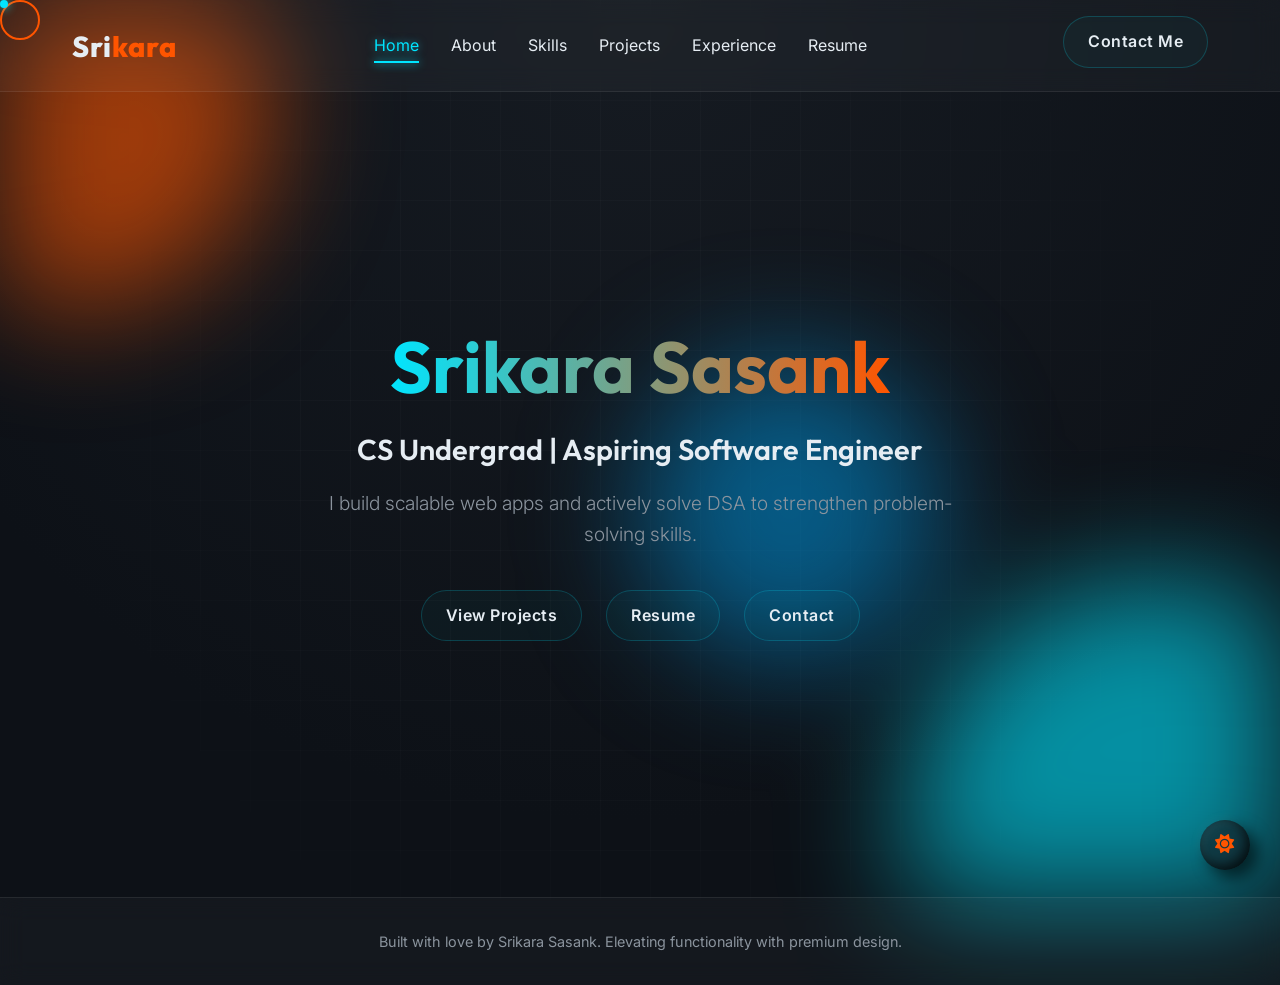
<file: index.html>
<!DOCTYPE html>
<html lang="en">

<head>
    <meta charset="UTF-8">
    <meta name="viewport" content="width=device-width, initial-scale=1.0">
    <title>Srikara Sasank | Portfolio - Home</title>
    <meta name="description" content="Portfolio of Varanasi Sai Srikara Sasank - Data Science Undergrad & Software Developer">
    <link rel="stylesheet" href="css/style.css">
    <link href="https://fonts.googleapis.com/css2?family=Outfit:wght@300;400;600;800&family=Inter:wght@300;400;600&display=swap" rel="stylesheet">
    <link rel="stylesheet" href="https://cdnjs.cloudflare.com/ajax/libs/font-awesome/6.4.0/css/all.min.css">
</head>

<body class="page-transition">
    <!-- Liquid Animated Background -->
    <div class="liquid-bg">
        <div class="blob blob-1"></div>
        <div class="blob blob-2"></div>
        <div class="blob blob-3"></div>
    </div>

    <!-- Custom Cursor -->
    <div class="cursor-dot"></div>
    <div class="cursor-outline"></div>

    <!-- Navigation (Glassmorphism) -->
    <nav class="glass-nav">
        <div class="nav-content">
            <div class="logo">Sri<span>kara</span></div>
            <ul class="nav-links">
                <li><a href="index.html" class="nav-link active">Home</a></li>
                <li><a href="about.html" class="nav-link">About</a></li>
                <li><a href="skills.html" class="nav-link">Skills</a></li>
                <li><a href="projects.html" class="nav-link">Projects</a></li>
                <li><a href="experience.html" class="nav-link">Experience</a></li>
                <li><a href="assets/Srikara_Sasank_Resume.pdf" target="_blank" class="nav-link">Resume</a></li>
            </ul>
            <div class="nav-actions">
                <a href="#" class="btn clay-btn ripple-btn contact-modal-trigger">Contact Me</a>
            </div>
        </div>
    </nav>

    <main id="main-content">
        <!-- Home Section -->
        <section id="home" class="hero-section text-center">
            <div class="hero-content fade-in-up">
                <h1 class="hero-title name-title">
                    <span class="gradient-text">Srikara Sasank</span>
                </h1>
                <h2 class="role-title">CS Undergrad | Aspiring Software Engineer</h2>
                <p class="hero-subtitle value-statement">
                    I build scalable web apps and actively solve DSA to strengthen problem-solving skills.
                </p>
                <div class="hero-ctas">
                    <a href="projects.html" class="btn clay-btn ripple-btn">View Projects</a>
                    <a href="assets/Srikara_Sasank_Resume.pdf" target="_blank" class="btn clay-btn ripple-btn">Resume</a>
                    <a href="#" class="btn clay-btn ripple-btn contact-modal-trigger">Contact</a>
                </div>
            </div>
            <div class="hero-visual">
                <!-- Liquid Glass Morphing Shape -->
                <div class="liquid-glass-orb"></div>
            </div>
        </section>
    </main>

    <footer class="glass-footer">
        <p>Built with love by Srikara Sasank. Elevating functionality with premium design.</p>
    </footer>

    <script src="js/script.js"></script>
</body>

</html>
</file>
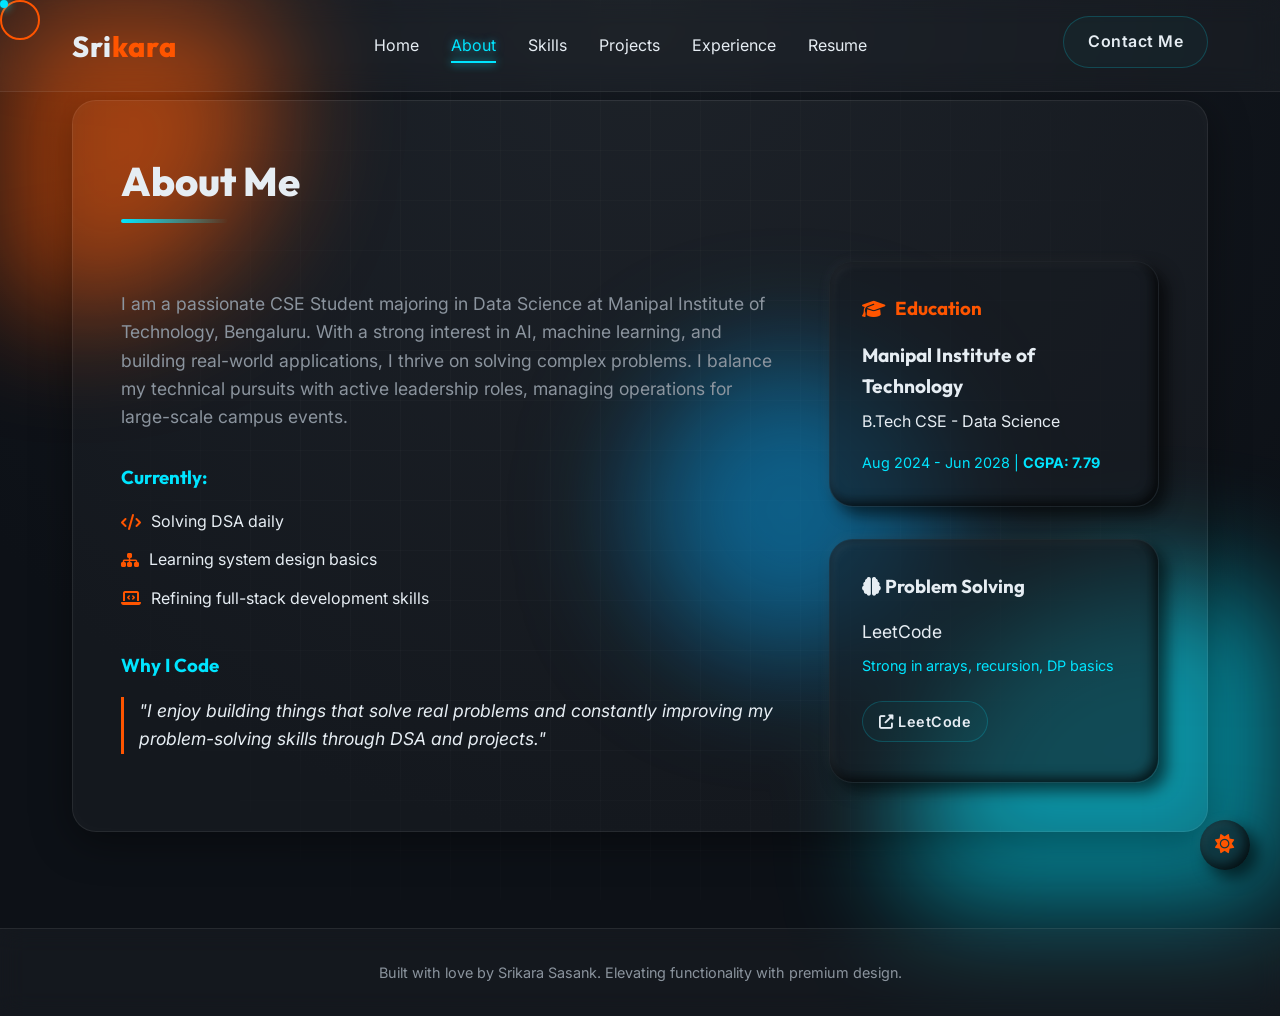
<file: about.html>
<!DOCTYPE html>
<html lang="en">

<head>
    <meta charset="UTF-8">
    <meta name="viewport" content="width=device-width, initial-scale=1.0">
    <title>Srikara Sasank | Portfolio - About</title>
    <meta name="description"
        content="Portfolio of Varanasi Sai Srikara Sasank - Data Science Undergrad & Software Developer">
    <link rel="stylesheet" href="css/style.css">
    <link
        href="https://fonts.googleapis.com/css2?family=Outfit:wght@300;400;600;800&family=Inter:wght@300;400;600&display=swap"
        rel="stylesheet">
    <link rel="stylesheet" href="https://cdnjs.cloudflare.com/ajax/libs/font-awesome/6.4.0/css/all.min.css">
</head>

<body class="page-transition">
    <!-- Liquid Animated Background -->
    <div class="liquid-bg">
        <div class="blob blob-1"></div>
        <div class="blob blob-2"></div>
        <div class="blob blob-3"></div>
    </div>

    <!-- Custom Cursor -->
    <div class="cursor-dot"></div>
    <div class="cursor-outline"></div>

    <!-- Navigation (Glassmorphism) -->
    <nav class="glass-nav">
        <div class="nav-content">
            <div class="logo">Sri<span>kara</span></div>
            <ul class="nav-links">
                <li><a href="index.html" class="nav-link">Home</a></li>
                <li><a href="about.html" class="nav-link active">About</a></li>
                <li><a href="skills.html" class="nav-link">Skills</a></li>
                <li><a href="projects.html" class="nav-link">Projects</a></li>
                <li><a href="experience.html" class="nav-link">Experience</a></li>
                <li><a href="assets/Srikara_Sasank_Resume.pdf" target="_blank" class="nav-link">Resume</a></li>
            </ul>
            <div class="nav-actions">
                <a href="#" class="btn clay-btn ripple-btn contact-modal-trigger">Contact Me</a>
            </div>
        </div>
    </nav>

    <main id="main-content">
        <!-- About Section -->
        <section id="about" class="about-section glass-panel">
            <div class="section-header">
                <h2>About Me</h2>
            </div>
            <div class="about-content">
                <div class="about-text">
                    <p>I am a passionate CSE Student majoring in Data Science at Manipal Institute of Technology,
                        Bengaluru. With a strong interest in AI, machine learning, and building real-world applications,
                        I thrive on solving complex problems. I balance my technical pursuits with active leadership
                        roles, managing operations for large-scale campus events.</p>
                    
                    <div class="currently-section" style="margin-top: 2rem;">
                        <h3 style="color: var(--accent-cyan); margin-bottom: 1rem;">Currently:</h3>
                        <ul style="list-style: none; padding-left: 0;">
                            <li style="margin-bottom: 0.8rem; display: flex; align-items: center; gap: 10px;"><i class="fas fa-code" style="color: var(--accent-purple);"></i> Solving DSA daily</li>
                            <li style="margin-bottom: 0.8rem; display: flex; align-items: center; gap: 10px;"><i class="fas fa-sitemap" style="color: var(--accent-purple);"></i> Learning system design basics</li>
                            <li style="margin-bottom: 0.8rem; display: flex; align-items: center; gap: 10px;"><i class="fas fa-laptop-code" style="color: var(--accent-purple);"></i> Refining full-stack development skills</li>
                        </ul>
                    </div>

                    <div class="why-code-section" style="margin-top: 2.5rem;">
                        <h3 style="color: var(--accent-cyan); margin-bottom: 1rem;">Why I Code</h3>
                        <p style="border-left: 3px solid var(--accent-purple); padding-left: 15px; font-style: italic; color: var(--text-main);">
                            "I enjoy building things that solve real problems and constantly improving my problem-solving skills through DSA and projects."
                        </p>
                    </div>
                </div>
                
                <div class="about-sidebar">
                    <div class="clay-card education-card tilt-card" style="margin-bottom: 2rem;">
                        <h3><i class="fas fa-graduation-cap"></i> Education</h3>
                        <h4>Manipal Institute of Technology</h4>
                        <p>B.Tech CSE - Data Science</p>
                        <p class="date">Aug 2024 - Jun 2028 | <strong>CGPA: 7.79</strong></p>
                    </div>

                    <div class="clay-card standout-card tilt-card">
                        <h3><i class="fas fa-brain"></i> Problem Solving</h3>
                        <div class="dsa-stats" style="margin-top: 1rem;">
                            <p style="font-size: 1.1rem; margin-bottom: 0.5rem;">LeetCode</p>
                            <p class="topics" style="color: var(--accent-cyan); font-size: 0.9rem; margin-bottom: 1.5rem;">Strong in arrays, recursion, DP basics</p>
                        </div>
                        <a href="https://leetcode.com/" target="_blank" class="btn clay-btn ripple-btn" style="padding: 8px 16px; font-size: 0.9rem;"><i class="fas fa-external-link-alt"></i> LeetCode</a>
                    </div>
                </div>
            </div>
        </section>
    </main>

    <footer class="glass-footer">
        <p>Built with love by Srikara Sasank. Elevating functionality with premium design.</p>
    </footer>

    <script src="js/script.js"></script>
</body>

</html>
</file>
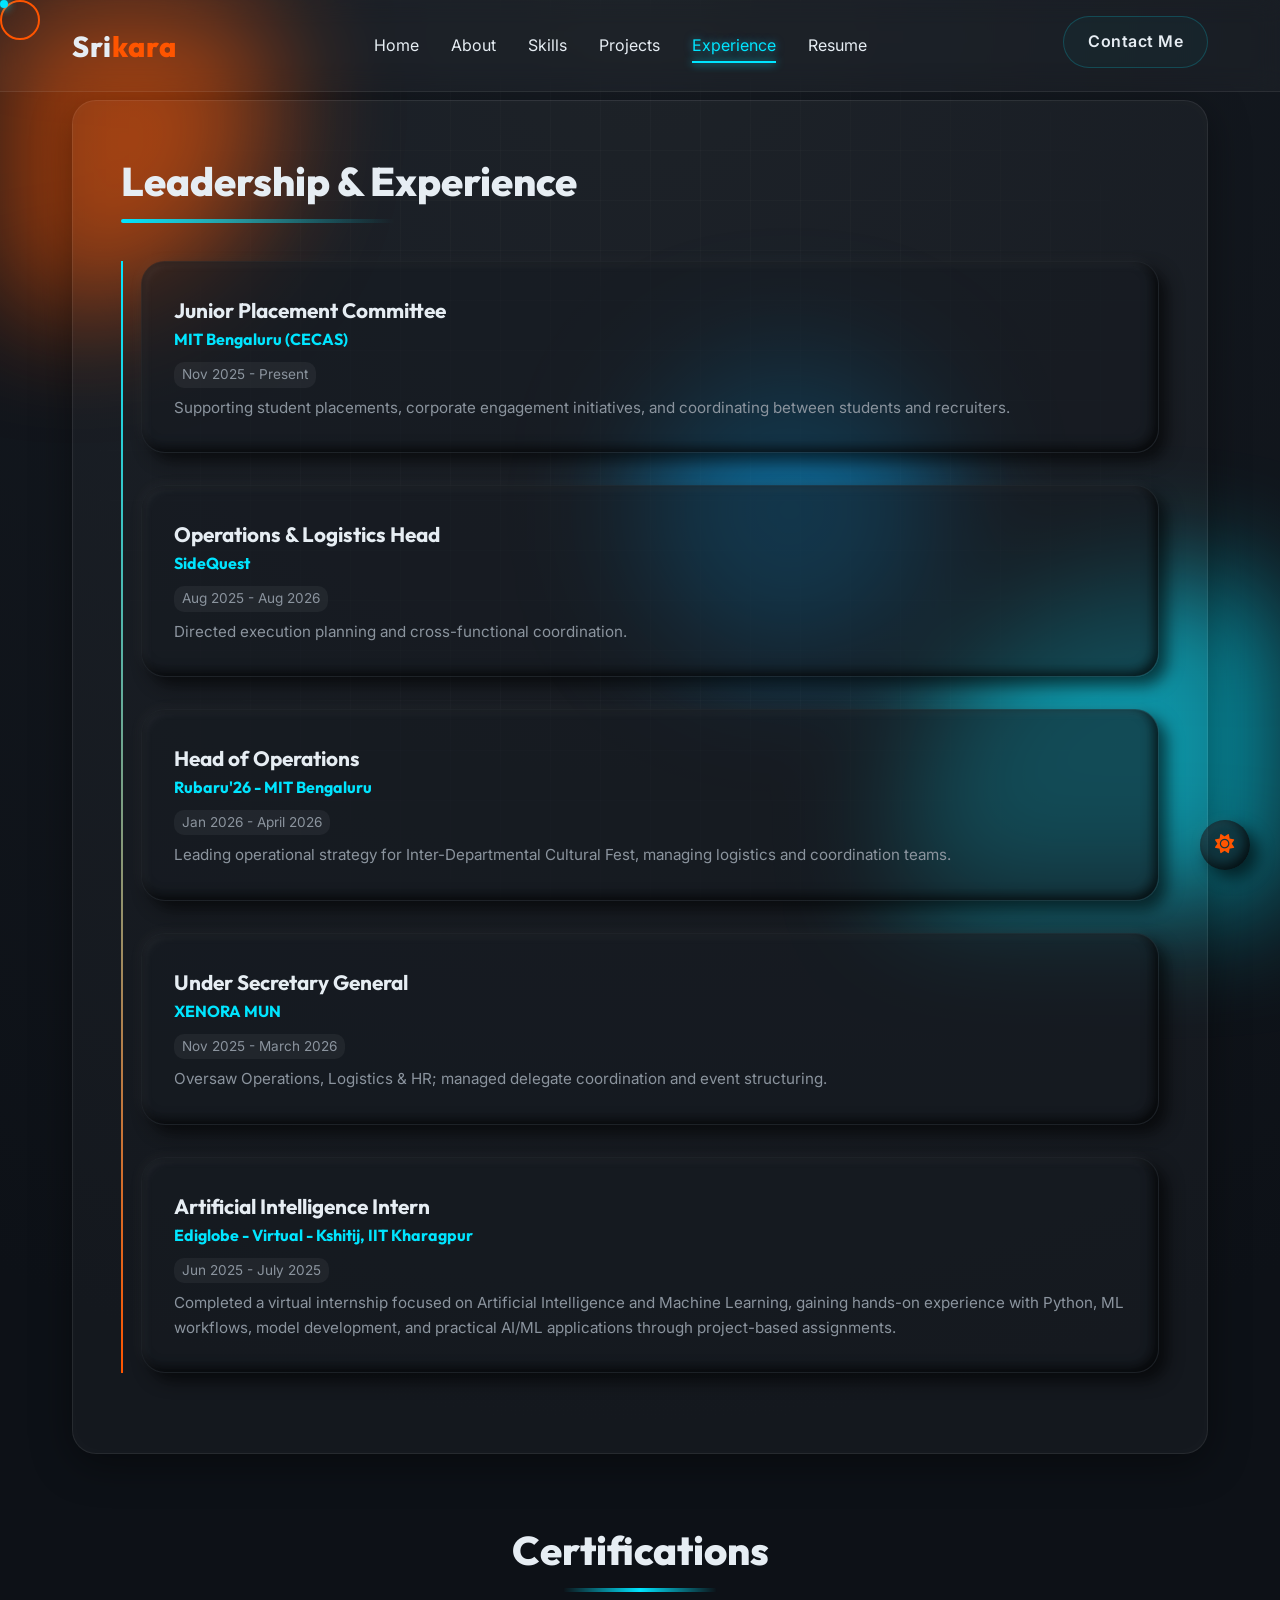
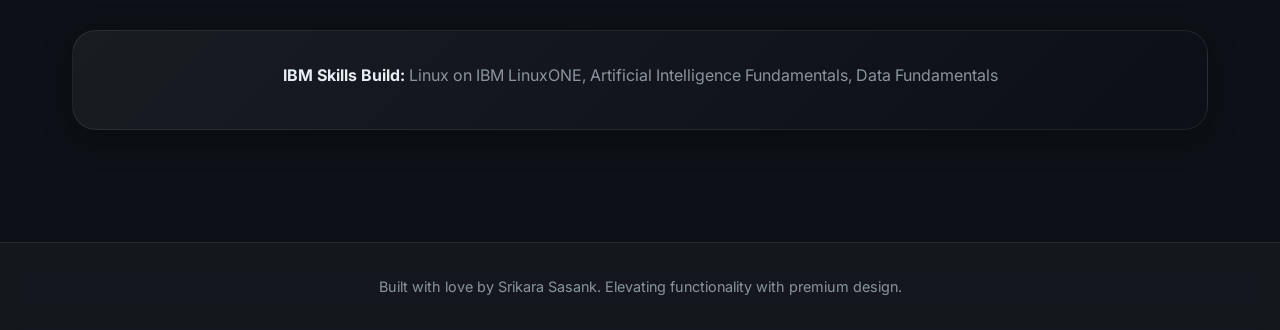
<file: experience.html>
<!DOCTYPE html>
<html lang="en">

<head>
    <meta charset="UTF-8">
    <meta name="viewport" content="width=device-width, initial-scale=1.0">
    <title>Srikara Sasank | Portfolio - Experience</title>
    <meta name="description" content="Portfolio of Varanasi Sai Srikara Sasank - Data Science Undergrad & Software Developer">
    <link rel="stylesheet" href="css/style.css">
    <link href="https://fonts.googleapis.com/css2?family=Outfit:wght@300;400;600;800&family=Inter:wght@300;400;600&display=swap" rel="stylesheet">
    <link rel="stylesheet" href="https://cdnjs.cloudflare.com/ajax/libs/font-awesome/6.4.0/css/all.min.css">
</head>

<body class="page-transition">
    <!-- Liquid Animated Background -->
    <div class="liquid-bg">
        <div class="blob blob-1"></div>
        <div class="blob blob-2"></div>
        <div class="blob blob-3"></div>
    </div>

    <!-- Custom Cursor -->
    <div class="cursor-dot"></div>
    <div class="cursor-outline"></div>

    <!-- Navigation (Glassmorphism) -->
    <nav class="glass-nav">
        <div class="nav-content">
            <div class="logo">Sri<span>kara</span></div>
            <ul class="nav-links">
                <li><a href="index.html" class="nav-link">Home</a></li>
                <li><a href="about.html" class="nav-link">About</a></li>
                <li><a href="skills.html" class="nav-link">Skills</a></li>
                <li><a href="projects.html" class="nav-link">Projects</a></li>
                <li><a href="experience.html" class="nav-link active">Experience</a></li>
                <li><a href="assets/Srikara_Sasank_Resume.pdf" target="_blank" class="nav-link">Resume</a></li>
            </ul>
            <div class="nav-actions">
                <a href="#" class="btn clay-btn ripple-btn contact-modal-trigger">Contact Me</a>
            </div>
        </div>
    </nav>

    <main id="main-content">
        <!-- Experience & Leadership Section -->
        <section id="experience" class="exp-section glass-panel">
            <div class="section-header">
                <h2>Leadership & Experience</h2>
            </div>
            <div class="timeline">
                <div class="timeline-item clay-card tilt-card">
                    <h4>Junior Placement Committee</h4>
                    <h5>MIT Bengaluru (CECAS)</h5>
                    <p class="date">Nov 2025 - Present</p>
                    <p>Supporting student placements, corporate engagement initiatives, and coordinating between
                        students and recruiters.</p>
                </div>
                <div class="timeline-item clay-card tilt-card">
                    <h4>Operations & Logistics Head</h4>
                    <h5>SideQuest</h5>
                    <p class="date">Aug 2025 - Aug 2026</p>
                    <p>Directed execution planning and cross-functional coordination.</p>
                </div>
                <div class="timeline-item clay-card tilt-card">
                    <h4>Head of Operations</h4>
                    <h5>Rubaru'26 - MIT Bengaluru</h5>
                    <p class="date">Jan 2026 - April 2026</p>
                    <p>Leading operational strategy for Inter-Departmental Cultural Fest, managing logistics and
                        coordination teams.</p>
                </div>
                <div class="timeline-item clay-card tilt-card">
                    <h4>Under Secretary General</h4>
                    <h5>XENORA MUN</h5>
                    <p class="date">Nov 2025 - March 2026</p>
                    <p>Oversaw Operations, Logistics & HR; managed delegate coordination and event structuring.</p>
                </div>
                <div class="timeline-item clay-card tilt-card">
                    <h4>Artificial Intelligence Intern</h4>
                    <h5>Ediglobe - Virtual - Kshitij, IIT Kharagpur</h5>
                    <p class="date">Jun 2025 - July 2025</p>
                    <p>Completed a virtual internship focused on Artificial Intelligence and Machine Learning, gaining hands-on experience with Python, ML workflows, model development, and practical AI/ML applications through project-based assignments.</p>
                </div>
                
            </div>
        </section>

        <!-- Certifications -->
        <section class="certs-section">
            <div class="section-header text-center">
                <h2>Certifications</h2>
            </div>
            <div class="certs-container glass-card tilt-card text-center">
                <p><strong>IBM Skills Build:</strong> Linux on IBM LinuxONE, Artificial Intelligence Fundamentals, Data
                    Fundamentals</p>
            </div>
        </section>
    </main>

    <footer class="glass-footer">
        <p>Built with love by Srikara Sasank. Elevating functionality with premium design.</p>
    </footer>

    <script src="js/script.js"></script>
</body>

</html>
</file>
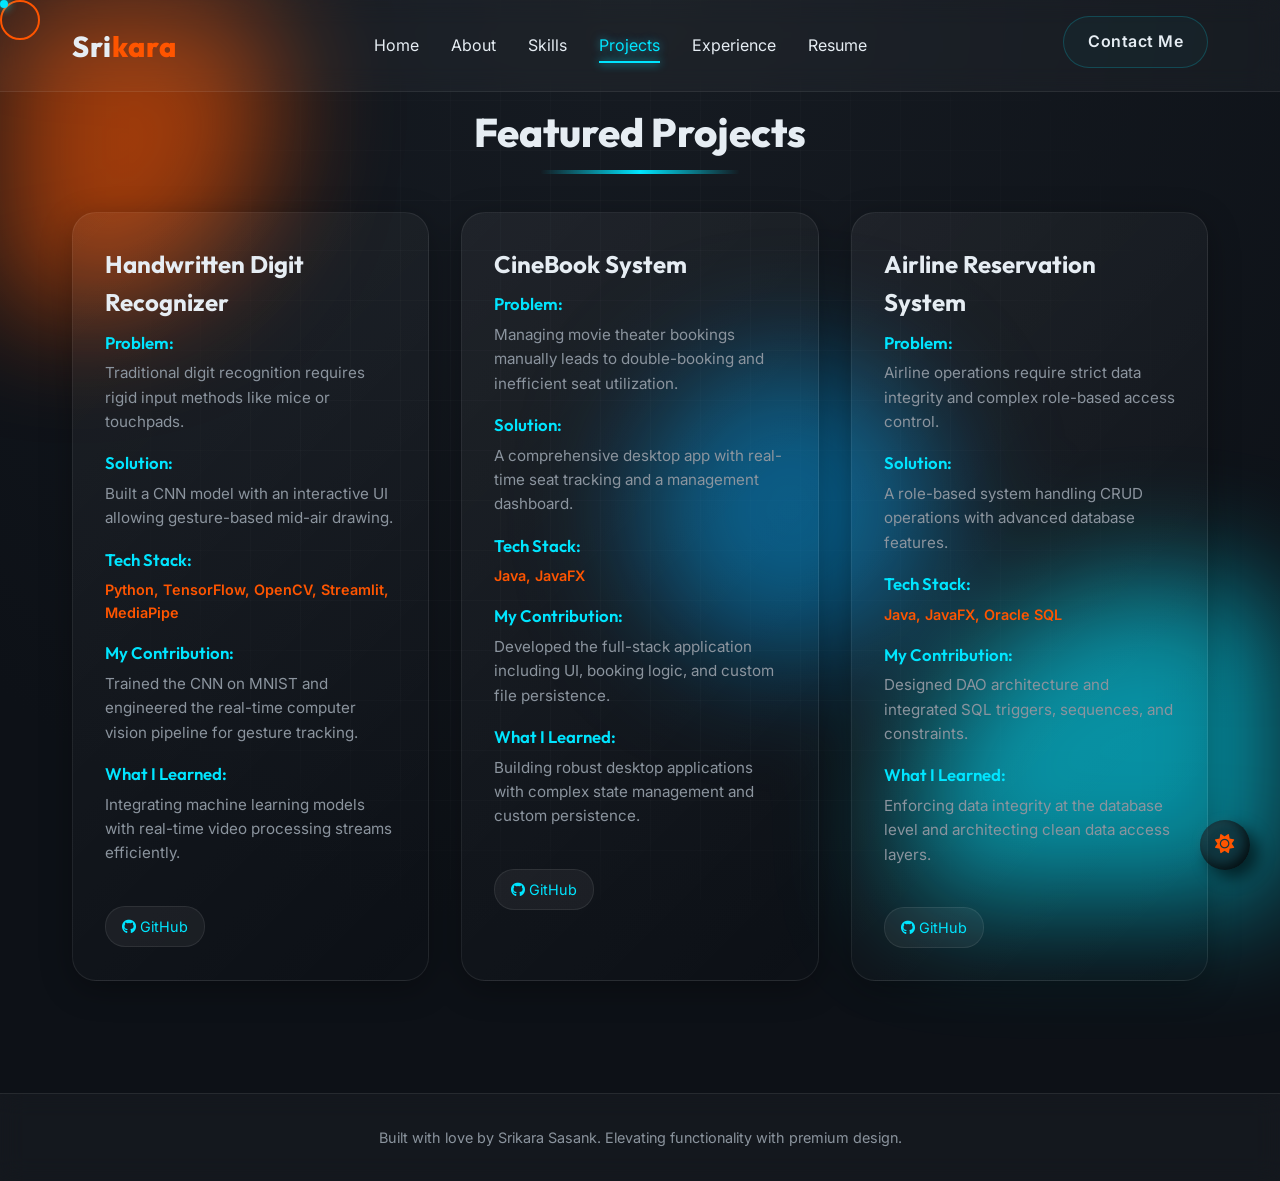
<file: projects.html>
<!DOCTYPE html>
<html lang="en">

<head>
    <meta charset="UTF-8">
    <meta name="viewport" content="width=device-width, initial-scale=1.0">
    <title>Srikara Sasank | Portfolio - Projects</title>
    <meta name="description" content="Portfolio of Varanasi Sai Srikara Sasank - Data Science Undergrad & Software Developer">
    <link rel="stylesheet" href="css/style.css">
    <link href="https://fonts.googleapis.com/css2?family=Outfit:wght@300;400;600;800&family=Inter:wght@300;400;600&display=swap" rel="stylesheet">
    <link rel="stylesheet" href="https://cdnjs.cloudflare.com/ajax/libs/font-awesome/6.4.0/css/all.min.css">
</head>

<body class="page-transition">
    <!-- Liquid Animated Background -->
    <div class="liquid-bg">
        <div class="blob blob-1"></div>
        <div class="blob blob-2"></div>
        <div class="blob blob-3"></div>
    </div>

    <!-- Custom Cursor -->
    <div class="cursor-dot"></div>
    <div class="cursor-outline"></div>

    <!-- Navigation (Glassmorphism) -->
    <nav class="glass-nav">
        <div class="nav-content">
            <div class="logo">Sri<span>kara</span></div>
            <ul class="nav-links">
                <li><a href="index.html" class="nav-link">Home</a></li>
                <li><a href="about.html" class="nav-link">About</a></li>
                <li><a href="skills.html" class="nav-link">Skills</a></li>
                <li><a href="projects.html" class="nav-link active">Projects</a></li>
                <li><a href="experience.html" class="nav-link">Experience</a></li>
                <li><a href="assets/Srikara_Sasank_Resume.pdf" target="_blank" class="nav-link">Resume</a></li>
            </ul>
            <div class="nav-actions">
                <a href="#" class="btn clay-btn ripple-btn contact-modal-trigger">Contact Me</a>
            </div>
        </div>
    </nav>

    <main id="main-content">
        <!-- Projects Section -->
        <section id="projects" class="projects-section">
            <div class="section-header text-center">
                <h2>Featured Projects</h2>
            </div>
            <div class="projects-grid">
                <!-- Project 1 -->
                <div class="glass-card project-card case-study-card tilt-card">
                    <div class="project-content">
                        <h3>Handwritten Digit Recognizer</h3>
                        <div class="case-study-section">
                            <h4>Problem:</h4>
                            <p>Traditional digit recognition requires rigid input methods like mice or touchpads.</p>
                        </div>
                        <div class="case-study-section">
                            <h4>Solution:</h4>
                            <p>Built a CNN model with an interactive UI allowing gesture-based mid-air drawing.</p>
                        </div>
                        <div class="case-study-section">
                            <h4>Tech Stack:</h4>
                            <p class="tech-stack">Python, TensorFlow, OpenCV, Streamlit, MediaPipe</p>
                        </div>
                        <div class="case-study-section">
                            <h4>My Contribution:</h4>
                            <p>Trained the CNN on MNIST and engineered the real-time computer vision pipeline for gesture tracking.</p>
                        </div>
                        <div class="case-study-section">
                            <h4>What I Learned:</h4>
                            <p>Integrating machine learning models with real-time video processing streams efficiently.</p>
                        </div>
                        <div class="project-links">
                            <a href="https://github.com/SrikaraSasank/DigitRecognizer" target="_blank" class="project-link ripple-btn"><i class="fab fa-github"></i> GitHub</a>
                        </div>
                    </div>
                </div>
                <!-- Project 2 -->
                <div class="glass-card project-card case-study-card tilt-card">
                    <div class="project-content">
                        <h3>CineBook System</h3>
                        <div class="case-study-section">
                            <h4>Problem:</h4>
                            <p>Managing movie theater bookings manually leads to double-booking and inefficient seat utilization.</p>
                        </div>
                        <div class="case-study-section">
                            <h4>Solution:</h4>
                            <p>A comprehensive desktop app with real-time seat tracking and a management dashboard.</p>
                        </div>
                        <div class="case-study-section">
                            <h4>Tech Stack:</h4>
                            <p class="tech-stack">Java, JavaFX</p>
                        </div>
                        <div class="case-study-section">
                            <h4>My Contribution:</h4>
                            <p>Developed the full-stack application including UI, booking logic, and custom file persistence.</p>
                        </div>
                        <div class="case-study-section">
                            <h4>What I Learned:</h4>
                            <p>Building robust desktop applications with complex state management and custom persistence.</p>
                        </div>
                        <div class="project-links">
                            <a href="https://github.com/SrikaraSasank/MovieBookingSystem" target="_blank" class="project-link ripple-btn"><i class="fab fa-github"></i> GitHub</a>
                        </div>
                    </div>
                </div>
                <!-- Project 3 -->
                <div class="glass-card project-card case-study-card tilt-card">
                    <div class="project-content">
                        <h3>Airline Reservation System</h3>
                        <div class="case-study-section">
                            <h4>Problem:</h4>
                            <p>Airline operations require strict data integrity and complex role-based access control.</p>
                        </div>
                        <div class="case-study-section">
                            <h4>Solution:</h4>
                            <p>A role-based system handling CRUD operations with advanced database features.</p>
                        </div>
                        <div class="case-study-section">
                            <h4>Tech Stack:</h4>
                            <p class="tech-stack">Java, JavaFX, Oracle SQL</p>
                        </div>
                        <div class="case-study-section">
                            <h4>My Contribution:</h4>
                            <p>Designed DAO architecture and integrated SQL triggers, sequences, and constraints.</p>
                        </div>
                        <div class="case-study-section">
                            <h4>What I Learned:</h4>
                            <p>Enforcing data integrity at the database level and architecting clean data access layers.</p>
                        </div>
                        <div class="project-links">
                            <a href="https://github.com/SrikaraSasank/AirlineReservationSystem" target="_blank" class="project-link ripple-btn"><i class="fab fa-github"></i> GitHub</a>
                        </div>
                    </div>
                </div>
            </div>
        </section>
    </main>

    <footer class="glass-footer">
        <p>Built with love by Srikara Sasank. Elevating functionality with premium design.</p>
    </footer>

    <script src="js/script.js"></script>
</body>

</html>
</file>
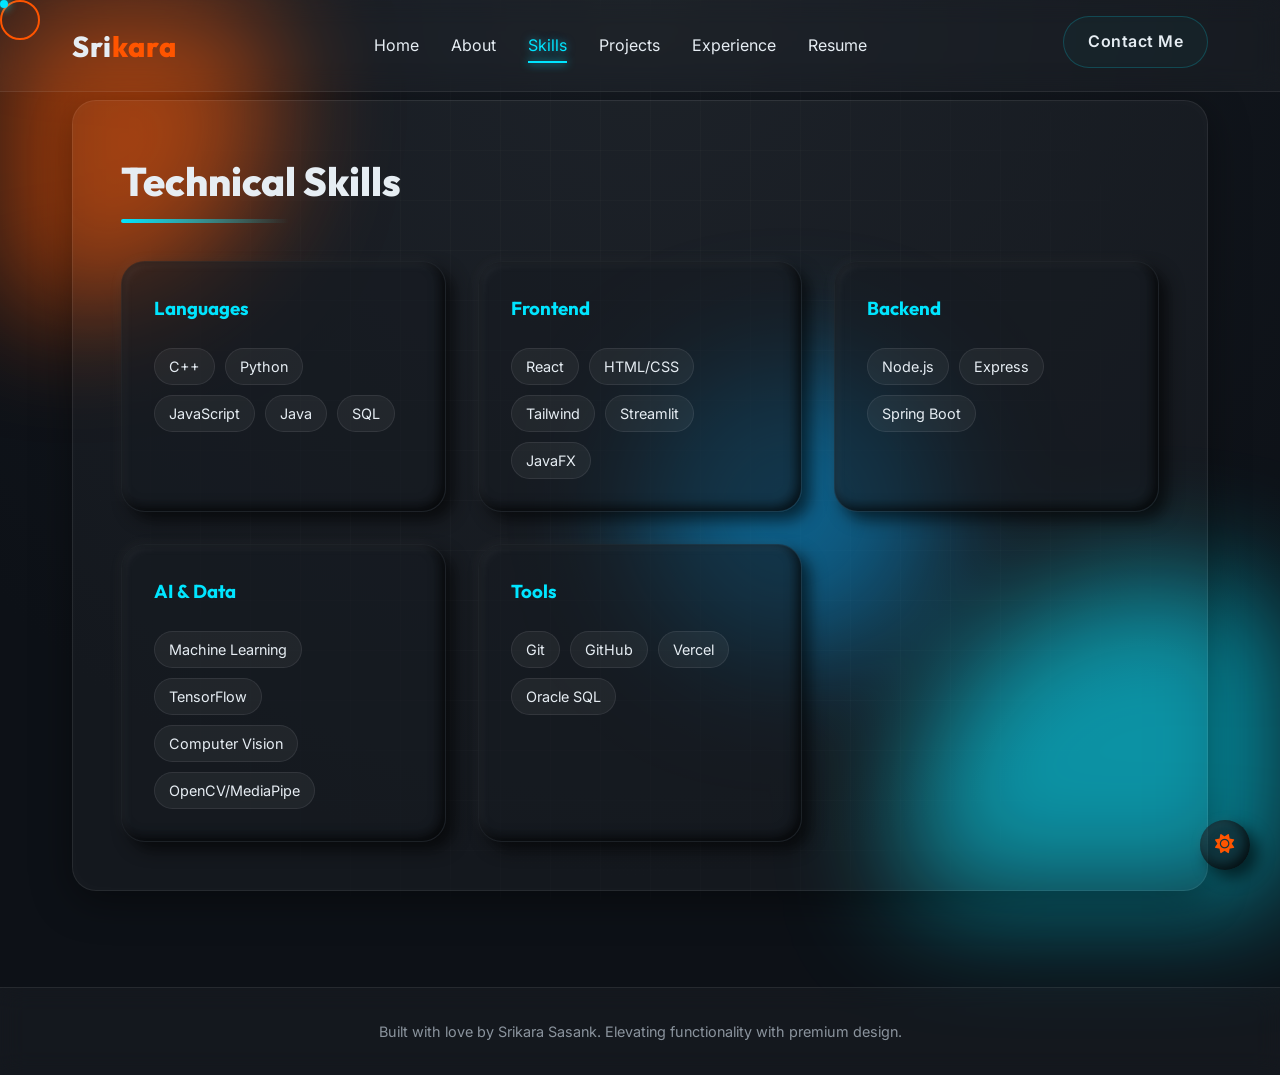
<file: skills.html>
<!DOCTYPE html>
<html lang="en">

<head>
    <meta charset="UTF-8">
    <meta name="viewport" content="width=device-width, initial-scale=1.0">
    <title>Srikara Sasank | Portfolio - Skills</title>
    <meta name="description"
        content="Portfolio of Varanasi Sai Srikara Sasank - Data Science Undergrad & Software Developer">
    <link rel="stylesheet" href="css/style.css">
    <link
        href="https://fonts.googleapis.com/css2?family=Outfit:wght@300;400;600;800&family=Inter:wght@300;400;600&display=swap"
        rel="stylesheet">
    <link rel="stylesheet" href="https://cdnjs.cloudflare.com/ajax/libs/font-awesome/6.4.0/css/all.min.css">
</head>

<body class="page-transition">
    <!-- Liquid Animated Background -->
    <div class="liquid-bg">
        <div class="blob blob-1"></div>
        <div class="blob blob-2"></div>
        <div class="blob blob-3"></div>
    </div>

    <!-- Custom Cursor -->
    <div class="cursor-dot"></div>
    <div class="cursor-outline"></div>

    <!-- Navigation (Glassmorphism) -->
    <nav class="glass-nav">
        <div class="nav-content">
            <div class="logo">Sri<span>kara</span></div>
            <ul class="nav-links">
                <li><a href="index.html" class="nav-link">Home</a></li>
                <li><a href="about.html" class="nav-link">About</a></li>
                <li><a href="skills.html" class="nav-link active">Skills</a></li>
                <li><a href="projects.html" class="nav-link">Projects</a></li>
                <li><a href="experience.html" class="nav-link">Experience</a></li>
                <li><a href="assets/Srikara_Sasank_Resume.pdf" target="_blank" class="nav-link">Resume</a></li>
            </ul>
            <div class="nav-actions">
                <a href="#" class="btn clay-btn ripple-btn contact-modal-trigger">Contact Me</a>
            </div>
        </div>
    </nav>

    <main id="main-content">
        <!-- Skills Section -->
        <section id="skills" class="skills-section glass-panel">
            <div class="section-header">
                <h2>Technical Skills</h2>
            </div>
            <div class="skills-grid">
                <div class="skill-category clay-card tilt-card">
                    <h3>Languages</h3>
                    <div class="skill-tags">
                        <span class="skill-tag touch-ripple">C++</span>
                        <span class="skill-tag touch-ripple">Python</span>
                        <span class="skill-tag touch-ripple">JavaScript</span>
                        <span class="skill-tag touch-ripple">Java</span>
                        <span class="skill-tag touch-ripple">SQL</span>
                    </div>
                </div>
                <div class="skill-category clay-card tilt-card">
                    <h3>Frontend</h3>
                    <div class="skill-tags">
                        <span class="skill-tag touch-ripple">React</span>
                        <span class="skill-tag touch-ripple">HTML/CSS</span>
                        <span class="skill-tag touch-ripple">Tailwind</span>
                        <span class="skill-tag touch-ripple">Streamlit</span>
                        <span class="skill-tag touch-ripple">JavaFX</span>
                    </div>
                </div>
                <div class="skill-category clay-card tilt-card">
                    <h3>Backend</h3>
                    <div class="skill-tags">
                        <span class="skill-tag touch-ripple">Node.js</span>
                        <span class="skill-tag touch-ripple">Express</span>
                        <span class="skill-tag touch-ripple">Spring Boot</span>
                    </div>
                </div>
                <div class="skill-category clay-card tilt-card">
                    <h3>AI & Data</h3>
                    <div class="skill-tags">
                        <span class="skill-tag touch-ripple">Machine Learning</span>
                        <span class="skill-tag touch-ripple">TensorFlow</span>
                        <span class="skill-tag touch-ripple">Computer Vision</span>
                        <span class="skill-tag touch-ripple">OpenCV/MediaPipe</span>
                    </div>
                </div>
                <div class="skill-category clay-card tilt-card">
                    <h3>Tools</h3>
                    <div class="skill-tags">
                        <span class="skill-tag touch-ripple">Git</span>
                        <span class="skill-tag touch-ripple">GitHub</span>
                        <span class="skill-tag touch-ripple">Vercel</span>
                        <span class="skill-tag touch-ripple">Oracle SQL</span>
                    </div>
                </div>
            </div>
        </section>
    </main>

    <footer class="glass-footer">
        <p>Built with love by Srikara Sasank. Elevating functionality with premium design.</p>
    </footer>

    <script src="js/script.js"></script>
</body>

</html>
</file>
<file: css/style.css>
/* --- Global Variables & Reset --- */
:root {
    --bg-dark: #0d1117;
    --text-main: #e6edf3;
    --text-muted: #8b949e;
    --accent-cyan: #00e5ff; /* Tron Blue */
    --accent-purple: #ff5500; /* Neon Orange */
    
    /* Glassmorphism */
    --glass-bg: rgba(255, 255, 255, 0.03);
    --glass-border: rgba(255, 255, 255, 0.08);
    --glass-blur: blur(12px);

    /* Claymorphism Dark Mode */
    --clay-bg: rgba(22, 27, 34, 0.6);
    --clay-shadow: 
        8px 8px 16px rgba(0, 0, 0, 0.6),
        -4px -4px 12px rgba(255, 255, 255, 0.03),
        inset -4px -4px 12px rgba(0, 0, 0, 0.7),
        inset 4px 4px 10px rgba(255, 255, 255, 0.05);
}

* {
    margin: 0;
    padding: 0;
    box-sizing: border-box;
    /* Custom cursor hiding default */
    cursor: none;
}

/* Fallback for touch screens */
@media (max-width: 768px) {
    * {
        cursor: auto;
    }
    .cursor-dot, .cursor-outline {
        display: none !important;
    }
}

html {
    scroll-behavior: smooth;
    font-family: 'Inter', sans-serif;
    color: var(--text-main);
}

html, body {
    max-width: 100%;
    overflow-x: hidden;
}

body {
    background-color: var(--bg-dark);
    /* Subtle radial gradient for depth */
    background-image: radial-gradient(circle at 50% 0%, #161b22 0%, #0d1117 70%);
    min-height: 100vh;
    position: relative;
    position: relative;
    line-height: 1.6;
}

h1, h2, h3, h4, h5, .logo {
    font-family: 'Outfit', sans-serif;
}

a {
    text-decoration: none;
    color: inherit;
    position: relative;
}

/* --- External Links/Buttons custom hover overrides --- */
a, .btn, button {
    cursor: none; /* Let custom cursor takeover */
}

/* --- Liquid Glass Background Animation --- */
.liquid-bg {
    position: fixed;
    top: 0;
    left: 0;
    width: 100%;
    height: 100vh;
    z-index: -1;
    overflow: hidden;
    filter: blur(60px);
}

.blob {
    position: absolute;
    border-radius: 50%;
    animation: liquidMove 15s infinite alternate ease-in-out;
    opacity: 0.6;
    mix-blend-mode: screen;
}

.blob-1 {
    width: 400px;
    height: 400px;
    background: var(--accent-purple);
    top: -10%;
    left: -10%;
    animation-delay: 0s;
}

.blob-2 {
    width: 500px;
    height: 500px;
    background: var(--accent-cyan);
    bottom: -20%;
    right: -10%;
    animation-delay: -5s;
}

.blob-3 {
    width: 300px;
    height: 300px;
    background: #0088cc; /* Darker Tron Blue */
    top: 40%;
    left: 50%;
    animation-delay: -10s;
}

@keyframes liquidMove {
    0% {
        transform: translate(0, 0) scale(1) rotate(0deg);
        border-radius: 40% 60% 70% 30% / 40% 50% 60% 50%;
    }
    50% {
        transform: translate(20vw, 10vh) scale(1.1) rotate(180deg);
        border-radius: 60% 40% 30% 70% / 50% 60% 40% 50%;
    }
    100% {
        transform: translate(-10vw, 20vh) scale(0.9) rotate(360deg);
        border-radius: 40% 60% 70% 30% / 40% 50% 60% 50%;
    }
}

/* --- Navigation --- */
.glass-nav {
    position: fixed;
    top: 0;
    width: 100%;
    z-index: 1000;
    background: var(--glass-bg);
    backdrop-filter: var(--glass-blur);
    border-bottom: 1px solid var(--glass-border);
    transition: all 0.3s ease;
}

.nav-content {
    max-width: 1200px;
    margin: 0 auto;
    padding: 1rem 2rem;
    display: flex;
    justify-content: space-between;
    align-items: center;
}

.logo {
    font-size: 1.8rem;
    font-weight: 800;
    letter-spacing: 1px;
    color: var(--text-main);
    transition: all 0.3s ease;
}

.logo span {
    color: var(--accent-purple);
}

.logo:hover {
    text-shadow: 0 0 15px var(--accent-cyan);
    transform: scale(1.02);
}

.nav-links {
    display: flex;
    list-style: none;
    gap: 2rem;
}

.nav-links a {
    font-size: 1rem;
    font-weight: 400;
    transition: color 0.3s, text-shadow 0.3s;
    position: relative;
    padding: 0.5rem 0;
}

.nav-links a.active {
    color: var(--accent-cyan);
    text-shadow: 0 0 8px rgba(34, 211, 238, 0.6);
}

.nav-links a:hover {
    color: var(--accent-cyan);
}

.nav-links a::after {
    content: '';
    position: absolute;
    width: 0;
    height: 2px;
    bottom: 0px;
    left: 0;
    background: var(--accent-cyan);
    transition: width 0.3s;
    box-shadow: 0 0 10px var(--accent-cyan);
}

.nav-links a:hover::after,
.nav-links a.active::after {
    width: 100%;
}

/* --- Layout & Typography --- */
main {
    max-width: 1200px;
    margin: 0 auto;
    padding: 100px 2rem 2rem;
}

/* Page Transition Mechanics */
#main-content {
    opacity: 0;
    transform: translate3d(0, 20px, 0);
    transition: opacity 0.3s ease-out, transform 0.3s ease-out;
    will-change: transform, opacity;
}

#main-content.page-enter-active {
    opacity: 1;
    transform: translate3d(0, 0, 0);
}

#main-content.page-exit-active {
    opacity: 0;
    transform: translate3d(0, -20px, 0) scale(0.98);
    transition: opacity 0.3s ease-in, transform 0.3s ease-in;
}

.section-header {
    margin-bottom: 3rem;
}

.section-header h2 {
    font-size: 2.5rem;
    font-weight: 800;
    display: inline-block;
    position: relative;
}

.section-header h2::after {
    content: '';
    position: absolute;
    width: 60%;
    height: 4px;
    background: linear-gradient(90deg, var(--accent-cyan), transparent);
    bottom: -10px;
    left: 0;
    border-radius: 2px;
}

.text-center {
    text-align: center;
}

.text-center h2::after {
    left: 20%;
    background: linear-gradient(90deg, transparent, var(--accent-cyan), transparent);
}


/* --- Hero Section --- */
.hero-section {
    min-height: 85vh;
    display: flex;
    flex-direction: column;
    justify-content: center;
    align-items: center;
    position: relative;
}

.hero-title {
    font-size: 4.5rem;
    line-height: 1.2;
    margin-bottom: 1rem;
    z-index: 2;
    position: relative;
}

.gradient-text {
    background: linear-gradient(90deg, var(--accent-cyan), var(--accent-purple));
    -webkit-background-clip: text;
    -webkit-text-fill-color: transparent;
}

.hero-subtitle {
    font-size: 1.5rem;
    color: var(--text-muted);
    font-weight: 300;
    margin-bottom: 2.5rem;
    max-width: 600px;
    margin-left: auto;
    margin-right: auto;
}

.social-links {
    display: flex;
    gap: 1.5rem;
    justify-content: center;
}

/* Liquid Button / Icon */
.liquid-icon {
    display: flex;
    align-items: center;
    justify-content: center;
    width: 50px;
    height: 50px;
    border-radius: 40% 60% 70% 30% / 40% 50% 60% 50%;
    background: rgba(255,255,255,0.05);
    backdrop-filter: blur(10px);
    border: 1px solid rgba(255,255,255,0.1);
    font-size: 1.2rem;
    color: var(--text-main);
    transition: all 0.4s ease;
    animation: liquidBorder 5s infinite linear;
}

.liquid-icon:hover {
    background: var(--accent-cyan);
    color: var(--bg-dark);
    transform: translateY(-5px) scale(1.1);
    box-shadow: 0 0 20px rgba(34, 211, 238, 0.5);
}

@keyframes liquidBorder {
    0% { border-radius: 40% 60% 70% 30% / 40% 50% 60% 50%; }
    50% { border-radius: 60% 40% 30% 70% / 50% 60% 40% 50%; }
    100% { border-radius: 40% 60% 70% 30% / 40% 50% 60% 50%; }
}

/* --- Components --- */

/* Glass Panel (General use) */
.glass-panel {
    background: var(--glass-bg);
    backdrop-filter: var(--glass-blur);
    border: 1px solid var(--glass-border);
    border-radius: 24px;
    padding: 3rem;
    margin-bottom: 4rem;
}

/* Clay Card */
.clay-card {
    background: var(--clay-bg);
    border-radius: 24px;
    padding: 2rem;
    box-shadow: var(--clay-shadow);
    transition: transform 0.3s ease, box-shadow 0.3s ease;
    border: 1px solid rgba(255,255,255,0.03);
    position: relative;
    overflow: hidden;
}

.tilt-card {
    transform-style: preserve-3d;
}

.clay-card:hover {
    box-shadow: 
        15px 15px 25px rgba(0, 0, 0, 0.5),
        -5px -5px 15px rgba(34, 211, 238, 0.1), /* Cyan subtle glow */
        inset -2px -2px 10px rgba(0, 0, 0, 0.5),
        inset 2px 2px 8px rgba(255, 255, 255, 0.08);
}

/* Glass Card */
.glass-card {
    background: linear-gradient(135deg, rgba(255,255,255,0.05), rgba(255,255,255,0));
    backdrop-filter: blur(10px);
    border: 1px solid var(--glass-border);
    border-radius: 24px;
    padding: 2rem;
    position: relative;
    overflow: hidden;
    box-shadow: 0 8px 32px 0 rgba(0,0,0,0.3);
    transition: all 0.3s ease;
}

.glass-card::before {
    content: '';
    position: absolute;
    top: 0; left: -100%;
    width: 50%; height: 100%;
    background: linear-gradient(90deg, transparent, rgba(255,255,255,0.05), transparent);
    transform: skewX(-20deg);
    transition: left 0.5s ease;
}

.glass-card:hover::before {
    left: 150%;
}

.glass-card:hover {
    border-color: rgba(34, 211, 238, 0.4);
    box-shadow: 0 10px 40px rgba(34, 211, 238, 0.2);
}

/* --- Specific Sections --- */

.about-content {
    display: grid;
    grid-template-columns: 2fr 1fr;
    gap: 3rem;
    align-items: center;
}

.about-text p {
    font-size: 1.1rem;
    color: var(--text-muted);
}

.education-card h3 {
    color: var(--accent-purple);
    margin-bottom: 1rem;
    display: flex;
    align-items: center;
    gap: 10px;
}

.education-card h4 {
    font-size: 1.2rem;
    margin-bottom: 0.5rem;
}

.education-card .date {
    font-size: 0.9rem;
    color: var(--accent-cyan);
    margin-top: 1rem;
}

/* Skills */
.skills-grid {
    display: grid;
    grid-template-columns: repeat(auto-fit, minmax(280px, 1fr));
    gap: 2rem;
}

.skill-category h3 {
    margin-bottom: 1.5rem;
    color: var(--accent-cyan);
}

.skill-tags {
    display: flex;
    flex-wrap: wrap;
    gap: 10px;
}

.skill-tag {
    background: rgba(255,255,255,0.05);
    border: 1px solid var(--glass-border);
    padding: 6px 14px;
    border-radius: 20px;
    font-size: 0.9rem;
    color: var(--text-main);
    transition: all 0.3s cubic-bezier(0.175, 0.885, 0.32, 1.275);
    position: relative;
    overflow: hidden;
}

.skill-tag:hover {
    background: rgba(6, 182, 212, 0.2);
    border-color: var(--accent-cyan);
    transform: scale(1.1) translateY(-2px);
    box-shadow: 0 5px 15px rgba(34, 211, 238, 0.4);
}

/* Projects */
.projects-grid {
    display: grid;
    grid-template-columns: repeat(auto-fit, minmax(320px, 1fr));
    gap: 2rem;
    margin-bottom: 5rem;
}

.project-card h3 {
    font-size: 1.5rem;
    margin-bottom: 0.5rem;
    color: var(--text-main);
    transform: translateZ(30px); /* 3D pop for tilt */
}

.project-card .tech-stack {
    color: var(--accent-purple);
    font-size: 0.9rem;
    font-weight: 600;
    margin-bottom: 1rem;
}

.project-card p:not(.tech-stack) {
    color: var(--text-muted);
    font-size: 0.95rem;
    margin-bottom: 1.5rem;
}

.project-link {
    display: inline-block;
    padding: 8px 16px;
    background: rgba(255,255,255,0.05);
    border: 1px solid var(--glass-border);
    border-radius: 20px;
    color: var(--accent-cyan);
    font-size: 0.9rem;
    transition: all 0.3s cubic-bezier(0.175, 0.885, 0.32, 1.275);
    position: relative;
    overflow: hidden;
}

.project-link:hover {
    background: var(--accent-cyan);
    color: var(--bg-dark);
    transform: scale(1.05) translateY(-2px);
    box-shadow: 0 8px 20px rgba(34, 211, 238, 0.6);
}

/* Timeline / Experience */
.timeline {
    position: relative;
    padding-left: 20px;
}

.timeline::before {
    content: '';
    position: absolute;
    left: 0;
    top: 0;
    height: 100%;
    width: 2px;
    background: linear-gradient(to bottom, var(--accent-cyan), var(--accent-purple));
}

.timeline-item {
    position: relative;
    margin-bottom: 2rem;
}

.timeline-item::after {
    content: '';
    position: absolute;
    width: 14px;
    height: 14px;
    background: var(--bg-dark);
    border: 2px solid var(--accent-cyan);
    border-radius: 50%;
    left: -28px;
    top: 20px;
    transition: all 0.3s;
}

.timeline-item:hover::after {
    background: var(--accent-cyan);
    box-shadow: 0 0 15px var(--accent-cyan);
    transform: scale(1.3);
}

.timeline-item h4 {
    font-size: 1.3rem;
    color: var(--text-main);
    transform: translateZ(20px);
}

.timeline-item h5 {
    font-size: 1rem;
    color: var(--accent-cyan);
    margin-bottom: 0.5rem;
}

.timeline-item .date {
    font-size: 0.85rem;
    color: var(--text-muted);
    margin-bottom: 0.5rem;
    background: rgba(255,255,255,0.05);
    display: inline-block;
    padding: 2px 8px;
    border-radius: 10px;
}

.timeline-item p {
    color: var(--text-muted);
    font-size: 0.95rem;
}

/* Certs */
.certs-section {
    margin-bottom: 5rem;
}

.certs-container p {
    margin-bottom: 0.5rem;
    color: var(--text-muted);
}
.certs-container strong {
    color: var(--text-main);
}

/* Footer */
.glass-footer {
    text-align: center;
    padding: 2rem;
    background: var(--glass-bg);
    backdrop-filter: var(--glass-blur);
    border-top: 1px solid var(--glass-border);
    color: var(--text-muted);
    font-size: 0.9rem;
}

/* Responsive */
@media (max-width: 768px) {
    .hero-title { font-size: 3rem; }
    .hero-subtitle { font-size: 1.2rem; }
    .about-content { grid-template-columns: 1fr; }
    .nav-links { display: none; } /* Could add hamburger menu for full implementation */
}

/* --- ADDITIONS: Crazy Animations & UI Upgrades --- */

/* Ripple Effect Styles */
.ripple-btn, .touch-ripple {
    position: relative;
    overflow: hidden;
}

.ripple {
    position: absolute;
    border-radius: 50%;
    background: rgba(255, 255, 255, 0.4);
    transform: scale(0);
    animation: ripple-anim 0.6s linear;
    pointer-events: none;
    z-index: 10;
}

@keyframes ripple-anim {
    to {
        transform: scale(4);
        opacity: 0;
    }
}

/* Custom Cursor */
.cursor-dot {
    width: 8px;
    height: 8px;
    background-color: var(--accent-cyan);
    border-radius: 50%;
    position: fixed;
    top: 0;
    left: 0;
    pointer-events: none;
    z-index: 99999;
    box-shadow: 0 0 10px var(--accent-cyan);
    transition: width 0.2s, height 0.2s;
    will-change: transform;
}

.cursor-outline {
    width: 40px;
    height: 40px;
    border: 2px solid var(--accent-purple);
    border-radius: 50%;
    position: fixed;
    top: 0;
    left: 0;
    pointer-events: none;
    z-index: 99998;
    transition: width 0.2s, height 0.2s, background-color 0.2s, border-color 0.2s;
    will-change: transform;
}

.cursor-hover {
    width: 60px;
    height: 60px;
    background-color: rgba(34, 211, 238, 0.1);
    border-color: var(--accent-cyan);
    mix-blend-mode: screen;
}

/* Enhance existing buttons */
.btn {
    display: inline-block;
    padding: 12px 24px;
    font-weight: 600;
    letter-spacing: 0.5px;
    border: none;
    outline: none;
}

.clay-btn {
    background: rgba(0, 229, 255, 0.03);
    color: var(--text-main);
    border-radius: 30px;
    border: 1px solid rgba(0, 229, 255, 0.2);
    box-shadow: none;
    transition: all 0.3s cubic-bezier(0.175, 0.885, 0.32, 1.275);
    text-shadow: none;
}

.clay-btn:hover {
    transform: translateY(-2px);
    box-shadow: 0 5px 15px rgba(0, 229, 255, 0.15);
    background: rgba(0, 229, 255, 0.08);
    border-color: var(--accent-cyan);
}

/* --- EXTRA ARTISTIC TOUCHES --- */

/* Tech Grid Overlay */
body::before {
    content: '';
    position: fixed;
    top: 0; left: 0;
    width: 100%; height: 100vh;
    background-image: 
        linear-gradient(rgba(255,255,255,0.02) 1px, transparent 1px),
        linear-gradient(90deg, rgba(255,255,255,0.02) 1px, transparent 1px);
    background-size: 50px 50px;
    z-index: -1;
    pointer-events: none;
    mask-image: radial-gradient(circle at center, black 40%, transparent 80%);
    -webkit-mask-image: radial-gradient(circle at center, black 40%, transparent 80%);
}

/* Add a floating ambient glow behind glass panels */
.glass-panel {
    position: relative;
    box-shadow: 0 10px 40px rgba(0, 0, 0, 0.4), inset 0 0 20px rgba(255, 255, 255, 0.02);
}

.glass-panel::before {
    content: '';
    position: absolute;
    top: -2px; left: -2px; right: -2px; bottom: -2px;
    background: linear-gradient(135deg, rgba(34, 211, 238, 0.3), rgba(192, 132, 252, 0.3), transparent 60%);
    z-index: -1;
    border-radius: 26px;
    filter: blur(12px);
    opacity: 0;
    transition: opacity 0.8s ease;
}

.glass-panel:hover::before {
    opacity: 0.6;
    animation: slow-pulse 4s infinite alternate ease-in-out;
}

@keyframes slow-pulse {
    0% { filter: blur(10px); opacity: 0.4; }
    100% { filter: blur(16px); opacity: 0.8; }
}

/* Removed gradient text shadow for crisp typography */

/* --- Modal Styles --- */
.modal-overlay {
    position: fixed;
    top: 0;
    left: 0;
    width: 100%;
    height: 100vh;
    background: rgba(10, 10, 10, 0.8);
    backdrop-filter: blur(15px);
    z-index: 9999;
    display: flex;
    justify-content: center;
    align-items: center;
    opacity: 0;
    pointer-events: none;
    transition: opacity 0.4s ease;
}

.modal-overlay.active {
    opacity: 1;
    pointer-events: all;
}

.modal-content {
    width: 90%;
    max-width: 500px;
    position: relative;
    transform: translateY(50px) scale(0.9);
    transition: transform 0.4s cubic-bezier(0.175, 0.885, 0.32, 1.275);
    padding: 3rem 2rem;
    text-align: center;
}

.modal-overlay.active .modal-content {
    transform: translateY(0) scale(1);
}

.modal-close {
    position: absolute;
    top: 20px;
    right: 20px;
    background: transparent;
    border: none;
    color: var(--text-muted);
    font-size: 1.5rem;
    cursor: none; /* Let custom cursor take over */
    transition: color 0.3s;
}

.modal-close:hover {
    color: var(--accent-cyan);
}

.modal-title {
    font-size: 2rem;
    margin-bottom: 1rem;
    color: var(--text-main);
}

.modal-desc {
    color: var(--text-muted);
    margin-bottom: 2rem;
    font-size: 1rem;
    line-height: 1.5;
}

.contact-methods {
    display: flex;
    flex-direction: column;
    gap: 1.5rem;
}

.contact-method-card {
    display: flex;
    align-items: center;
    gap: 1.5rem;
    padding: 1.5rem;
    text-decoration: none;
    background: rgba(255,255,255,0.03);
}

.contact-method-card i {
    font-size: 2rem;
    color: var(--accent-cyan);
    background: rgba(16, 185, 129, 0.1);
    padding: 15px;
    border-radius: 50%;
}

.method-details {
    display: flex;
    flex-direction: column;
    text-align: left;
}

.method-label {
    font-size: 0.85rem;
    color: var(--text-muted);
    text-transform: uppercase;
    letter-spacing: 1px;
}

.method-value {
    font-size: 1.1rem;
    font-weight: 600;
    color: var(--text-main);
}

.copy-btn {
    color: var(--accent-cyan);
    background: rgba(0, 229, 255, 0.1) !important;
    border: 1px solid rgba(0, 229, 255, 0.3) !important;
    transition: all 0.3s ease;
}

.copy-btn:hover {
    background: var(--accent-cyan) !important;
    color: var(--bg-dark) !important;
    box-shadow: 0 0 15px var(--accent-cyan);
    transform: scale(1.05);
}

/* --- Phase 1: Hero Section Additions --- */
.fade-in-up {
    animation: fadeInUp 1s cubic-bezier(0.23, 1, 0.32, 1) forwards;
    opacity: 0;
    transform: translateY(30px);
}

@keyframes fadeInUp {
    to {
        opacity: 1;
        transform: translateY(0);
    }
}

.role-title {
    font-size: 1.8rem;
    color: var(--text-main);
    margin-bottom: 1rem;
    font-weight: 600;
}

.value-statement {
    font-size: 1.2rem;
    color: var(--text-muted);
    margin-bottom: 2.5rem;
    max-width: 650px;
    margin-left: auto;
    margin-right: auto;
    line-height: 1.6;
}

.hero-ctas {
    display: flex;
    gap: 1.5rem;
    justify-content: center;
    flex-wrap: wrap;
}

/* --- Phase 2: Case Study Additions --- */
.case-study-card {
    display: flex;
    flex-direction: column;
}

.case-study-section {
    margin-bottom: 1rem;
}

.case-study-section h4 {
    color: var(--accent-cyan);
    font-size: 1.05rem;
    margin-bottom: 0.3rem;
    font-weight: 600;
}

.case-study-section p {
    margin-bottom: 0 !important;
    font-size: 0.95rem;
}

.project-links {
    margin-top: auto;
    padding-top: 1.5rem;
    display: flex;
    gap: 1rem;
}

/* --- Phase 8: Light Mode Variables --- */
body.light-mode {
    --bg-dark: #f0f2f5;
    --text-main: #1a1a1a;
    --text-muted: #555555;
    --glass-bg: rgba(255, 255, 255, 0.7);
    --glass-border: rgba(0, 0, 0, 0.1);
    --clay-bg: rgba(255, 255, 255, 0.8);
    --clay-shadow: 
        8px 8px 16px rgba(0, 0, 0, 0.1),
        -4px -4px 12px rgba(255, 255, 255, 0.8),
        inset -4px -4px 12px rgba(0, 0, 0, 0.05),
        inset 4px 4px 10px rgba(255, 255, 255, 0.5);
    background-image: radial-gradient(circle at 50% 0%, #ffffff 0%, #f0f2f5 70%);
}
body.light-mode .timeline-item::after {
    background: #ffffff;
}
body.light-mode::before {
    background-image: 
        linear-gradient(rgba(0,0,0,0.05) 1px, transparent 1px),
        linear-gradient(90deg, rgba(0,0,0,0.05) 1px, transparent 1px);
}
</file>
